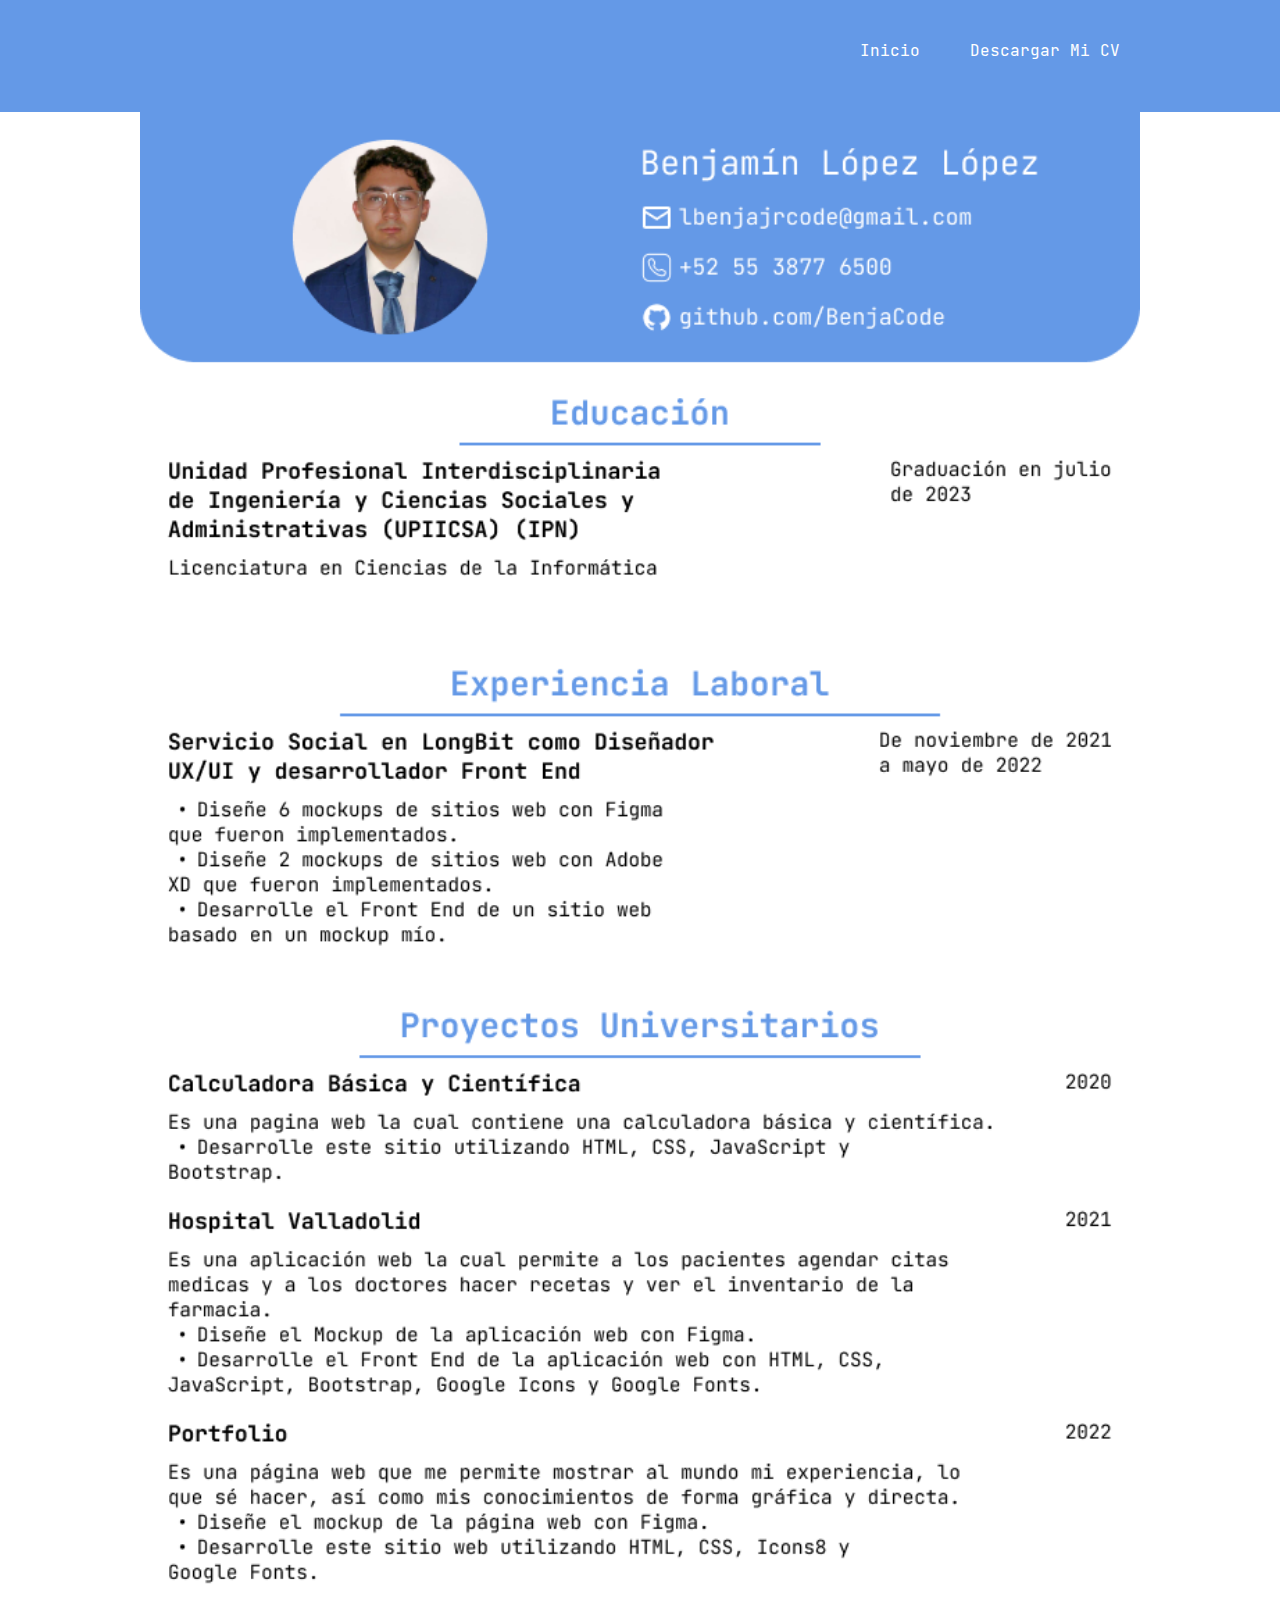
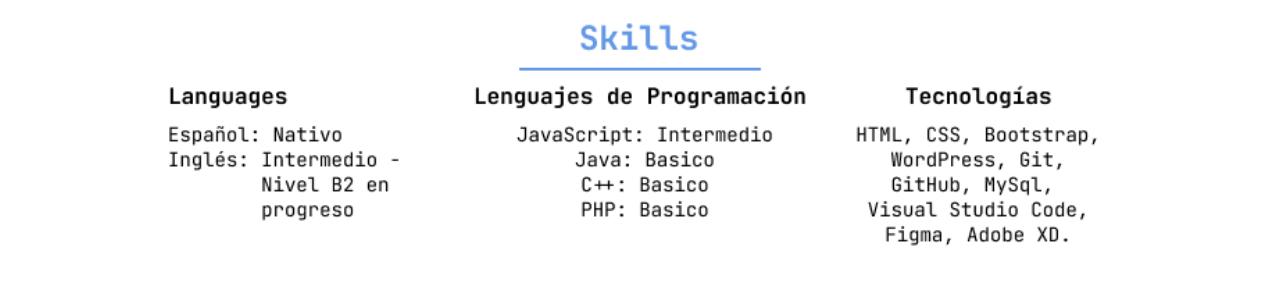
<file: micv.html>
<!DOCTYPE html>
<html lang="es">
<head>
    <meta charset="UTF-8">
    <meta http-equiv="X-UA-Compatible" content="IE=edge">
    <meta name="viewport" content="width=device-width, initial-scale=1.0">
    <title>DevoCode - CV</title>
    <link rel="stylesheet" href="assets/css/styles.css">
    <link rel="stylesheet" href="assets/css/stylesmicv.css">
</head>
<body>
    <header>
        <div class="contenedor">
            <nav>
                <a href="index.html">Inicio</a>
                <a href="assets/cv/CV - Español.pdf" download="">Descargar Mi CV</a>
            </nav>
        </div>
    </header>

    <section id="cv">
        <div class="contenedor">
            <img src="assets/cv/CV - Español.png" alt="CV de DevoCode">
        </div>
    </section>

</body>
</html>
</file>
<file: assets/css/styles.css>
/* -- -- Preformateando Documento -- -- */
*{
    box-sizing: border-box;
    margin: 0;
    padding: 0;
}

body{
    background-color: #fff;
    font-family: "Jet Brains Mono";
    font-size: 16px;
}

.contenedor{
    width: 90%;
    max-width: 1000px;
    margin: 0 auto ;
    overflow: hidden;
}

/* -- -- Fuentes -- -- */
@font-face{
    font-family: "Jet Brains Mono";
    src: url(../fonts/JetBrainsMono-Regular.ttf);
    font-weight: normal;
    font-style: normal;
}

/* -- -- Header y Nav -- -- */
header{
    width: 100%;
    background-image: url(../img/Fondo.png);
    background-repeat: no-repeat;
    background-size: cover;
    background-position: center;
    max-height: 600px;
}

header .contenedor nav{
    margin: 40px 0;
    text-align:  right;
}

header .contenedor nav a{
    margin: 0 20px;
    color: #fff;
    padding-bottom: 9px;
    display: inline-block;
    text-decoration: none;
    border-bottom: 2px solid transparent;
    font-size: 16px;
}

header .contenedor nav a:hover{
    border-bottom: 2px solid #fff;
}

header .contenedor .presentacion{
    display: flex;
    align-items: center;
    justify-content: center;
    margin: 100px auto
}

header .contenedor .presentacion .texto{
    border: 2px solid #fff;
    border-radius: 8px;
    text-align: center;
    padding: 20px 60px;
}

header .contenedor .presentacion .texto h1,
header .contenedor .presentacion .texto h2{
    color: #fff;
    margin: 0;
}

/* MAIN */
/* ACERCA DE */
.main .acerca-de .contenedor{
    overflow: visible;
}

.main .acerca-de{
    text-align: center;
}

.main .acerca-de .contenedor .foto{
    margin-top: -75px;
}

.main .acerca-de .contenedor .foto img{
    vertical-align: top;
    border-radius: 50%;
    border: 5px solid rgba(255, 255, 255, .2);
}

.main .acerca-de .contenedor .texto{
    width: 80%;
    margin: 40px auto 60px auto;
}

.main .acerca-de .contenedor .texto .titulo{
    font-size: 34px;
    margin-bottom: 40px;
    color: #6499E7;
}

.main .acerca-de .contenedor .texto p{
    margin-bottom: 20px;
}

.main .acerca-de .contenedor .texto a{
    padding: 8px 16px;
    border-radius: 8px;
    text-decoration: none;
    background-color: #6499E7;
    color: #fff;
}

.main .acerca-de .contenedor .texto a:hover{
    background-color: #8E9CD3;
}

/* TRABAJOS */
.main .trabajos{
    padding: 60px auto;
    margin-bottom: 40px;
}

.main .trabajos .contenedor{
    overflow: hidden;
}

.main .trabajos .contenedor .titulo{
    font-size: 34px;
    margin-bottom: 40px;
    color: #6499E7;
    text-align: center;
}

.main .trabajos .contenedor .contenedor-trabajos{
    display: flex;
    flex-direction: row;
    flex-wrap: wrap;
    justify-content: space-between;
}

.main .trabajos .contenedor .contenedor-trabajos .trabajo{
    width: 30%;
    border: 1px solid #6499E7;
    padding: 8px;
    border-radius: 8px;
    background-color: rgba(100, 153, 231, .25);
}

.main .trabajos .contenedor .contenedor-trabajos .trabajo .imagen{
    width: 100%;
    margin-bottom: 10px;
}

.main .trabajos .contenedor .contenedor-trabajos .trabajo .imagen img{
    width: 100%;
    vertical-align: top;
    border-radius: 4px;
}

.main .trabajos .contenedor .contenedor-trabajos .trabajo .descripcion{
    text-align: center;
}

.main .trabajos .contenedor .contenedor-trabajos .trabajo .descripcion .nombre{
    color: #6499E7;
    margin-bottom: 10px;
}

.main .trabajos .contenedor .contenedor-trabajos .trabajo .descripcion .categoria{
    margin-bottom: 10px;
}

.main .trabajos .contenedor .contenedor-trabajos .trabajo .descripcion .categoria .html{
    color: #e34f26;
}
.main .trabajos .contenedor .contenedor-trabajos .trabajo .descripcion .categoria .css{
    color: #2965f1;
}

.main .trabajos .contenedor .contenedor-trabajos .trabajo .enlaces{
    display: flex;
    flex-direction: row;
    justify-content: center;
    align-items: center;
}

.main .trabajos .contenedor .contenedor-trabajos .trabajo .enlaces a{
    padding: 8px 16px;
    border: 1px solid transparent;
    border-radius: 8px;
    margin-right: 8px;
}

.main .trabajos .contenedor .contenedor-trabajos .trabajo .enlaces a:last-child{
    margin-right: 0;
}

.main .trabajos .contenedor .contenedor-trabajos .trabajo .enlaces .figma{
    color: #fff;
    background-color: #f24e1e;
}

.main .trabajos .contenedor .contenedor-trabajos .trabajo .enlaces .figma:hover{
    color: #f24e1e;
    background-color: #fff;
    border: 1px solid #f24e1e;
}

.main .trabajos .contenedor .contenedor-trabajos .trabajo .enlaces .github{
    color: #fff;
    background-color: #000;
}

.main .trabajos .contenedor .contenedor-trabajos .trabajo .enlaces .github:hover{
    color: #000;
    background-color: #fff;
    border: 1px solid #000;
}

.main .trabajos .contenedor .contenedor-trabajos .trabajo .enlaces .navegador{
    color: #fff;
    background-color: #6499E7;
    padding: 4px 11.75px;
}

.main .trabajos .contenedor .contenedor-trabajos .trabajo .enlaces .navegador:hover{
    color: #6499E7;
    background-color: #fff;
    border: 1px solid #6499E7;
}

/* FOOTER */
/* REDES SOCIALES */
footer .redes-sociales{
    background-color: #6499E7;
    padding: 60px 0;
}

footer .redes-sociales .contenedor{
    display: flex;
    justify-content: center;
}

footer .redes-sociales .contenedor a{
    color: #fff;
    text-align: center;
    display: block;
    font-size: 30px;
    margin: 0 20px;
    text-decoration: none;
}

footer .redes-sociales .contenedor i{
    padding: 8px 0;
    border-radius: 8px;
    width: 100px;
    border: 1px solid transparent;
}

footer .redes-sociales .contenedor .youtube{
    background-color: #cd201f;
}

footer .redes-sociales .contenedor .youtube:hover{
    color: #cd201f;
    border: 1px solid #cd201f;
    background-color: #fff;
}

footer .redes-sociales .contenedor .instagram{
    background-color: #3f729b;
}

footer .redes-sociales .contenedor .instagram:hover{
    color: #3f729b;
    border: 1px solid #3f729b;
    background-color: #fff;
}

footer .redes-sociales .contenedor .twitch{
    background-color: #9146ff;
}

footer .redes-sociales .contenedor .twitch:hover{
    color: #9146ff;
    border: 1px solid #9146ff;
    background-color: #fff;
}

footer .redes-sociales .contenedor .tiktok{
    background-color: #000;
}

footer .redes-sociales .contenedor .tiktok:hover{
    color: #000;
    border: 1px solid #000;
    background-color: #fff;
}

/* -- -- Media Queries -- -- */
@media screen and (max-width:890px) {
    /* Menu */
    header .contenedor nav{
        margin: 40px 0;
        text-align:  center;
    }

    /* Trabajos */
    .main .trabajos .contenedor .contenedor-trabajos .trabajo{
        width: 100%;
        margin-bottom: 40px;
    }

    /* Redes Sociales */
    footer .redes-sociales .contenedor{
        display: flex;
        flex-direction: row;
        flex-wrap: wrap;
    }

    footer .redes-sociales .contenedor a{
        margin-bottom: 20px;
    }
}
</file>
<file: assets/css/stylesmicv.css>
header{
    width: 100%;
    background-image: none !important;
    background-color: #6499E7 !important;
}

#cv .contenedor img{
    width: 100%;
    margin: 0;
    padding: 0;
}
</file>
